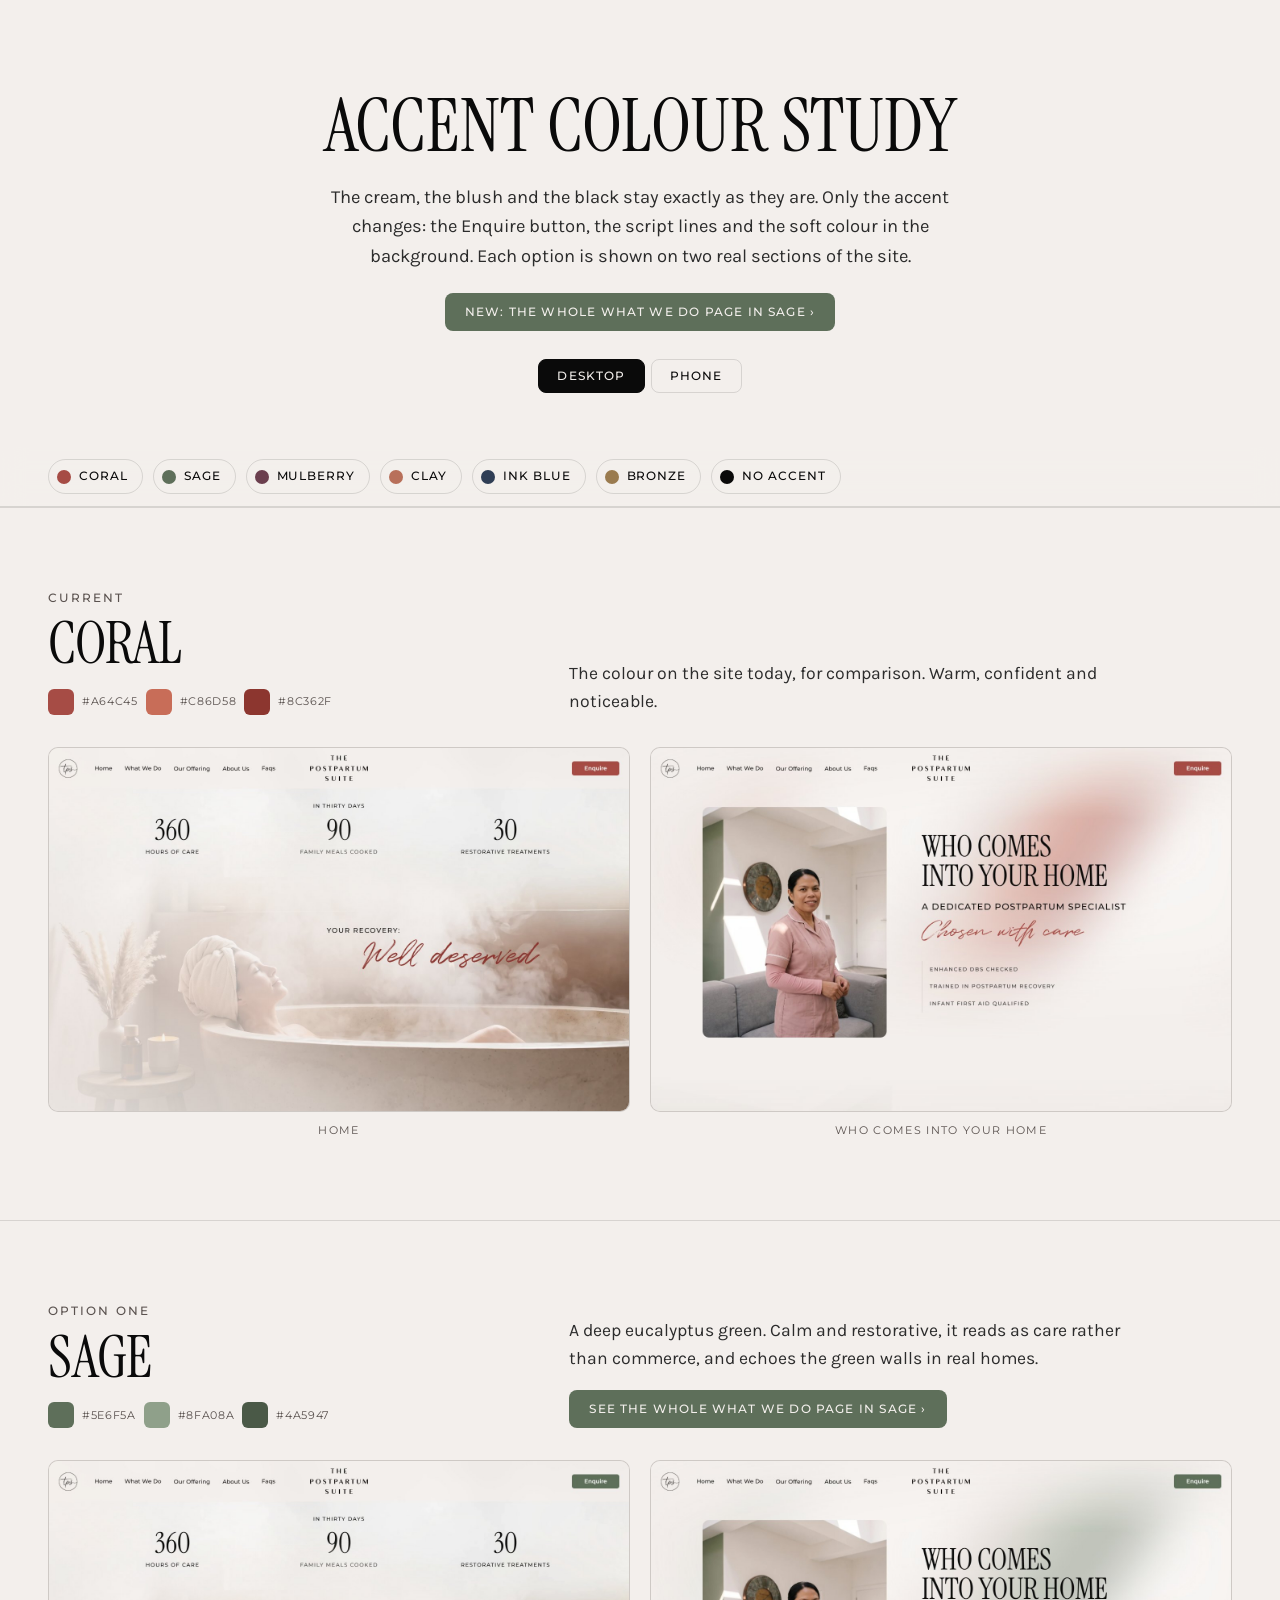
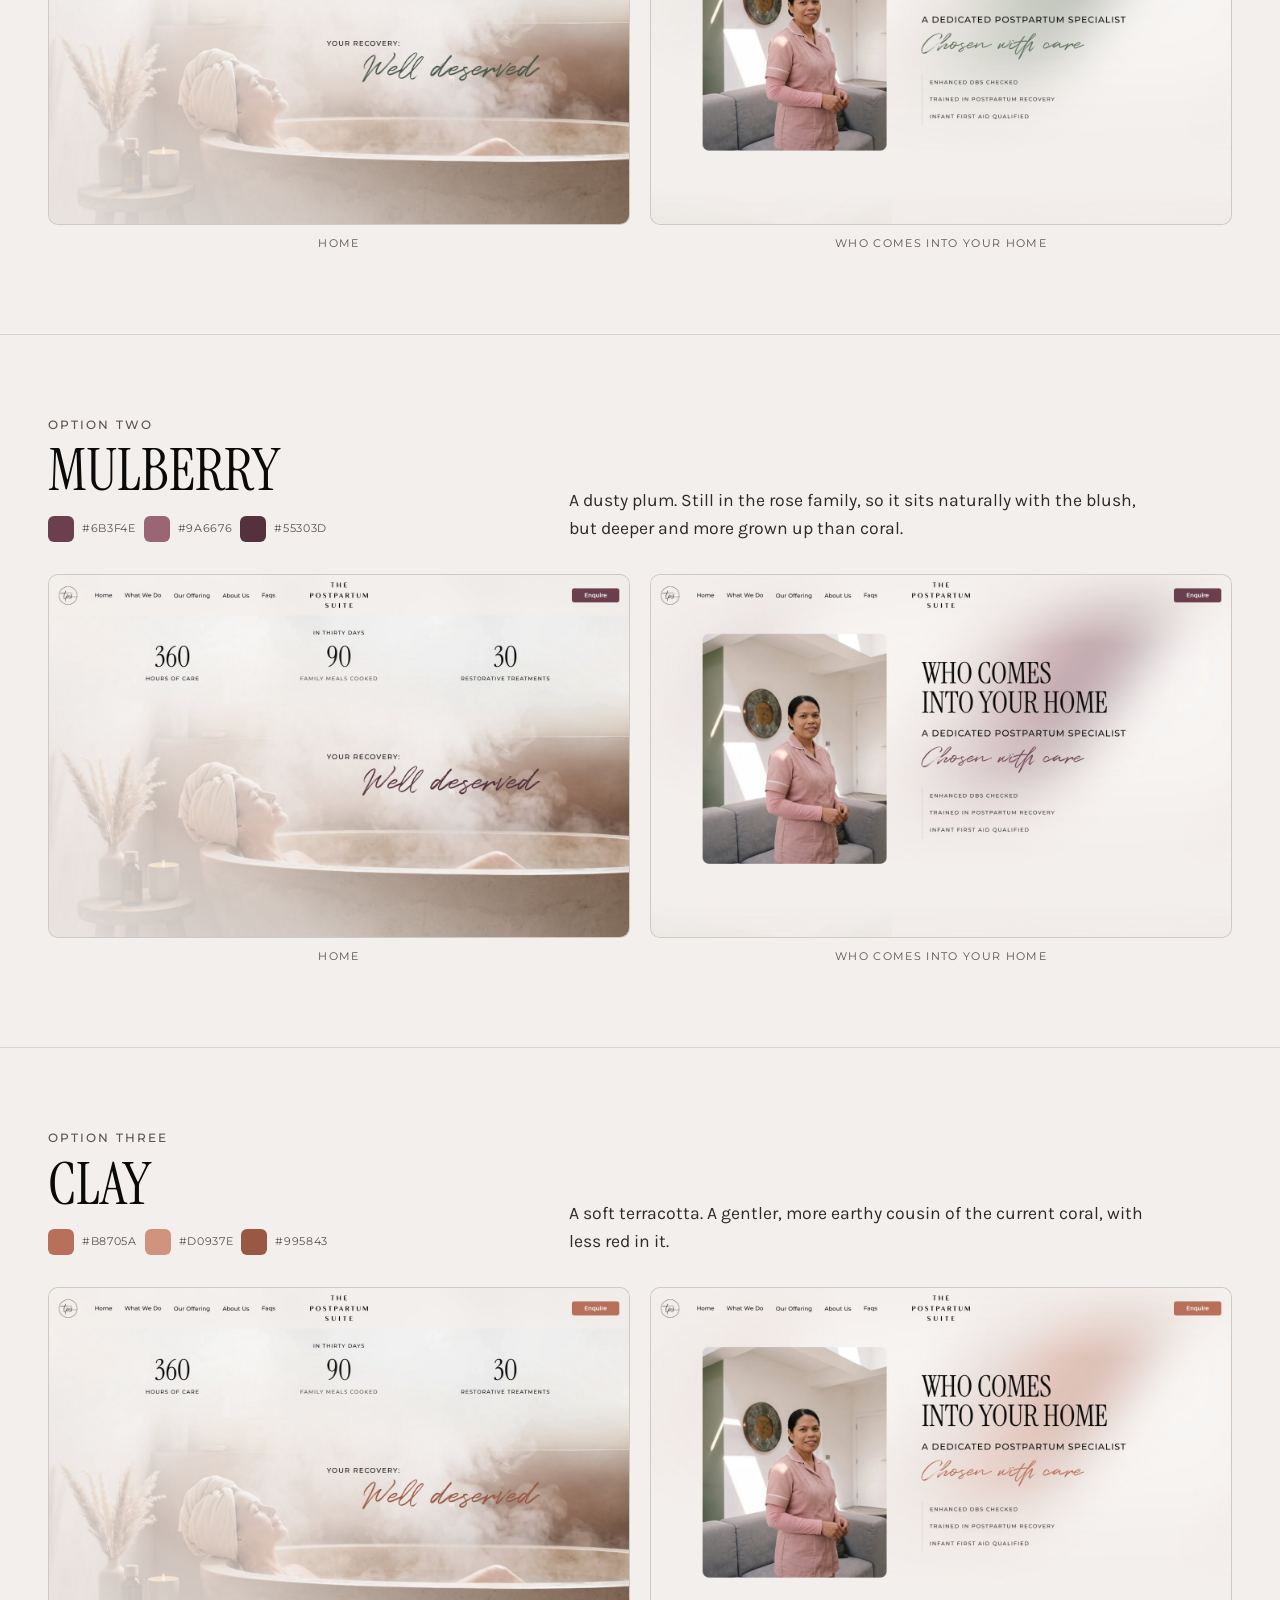
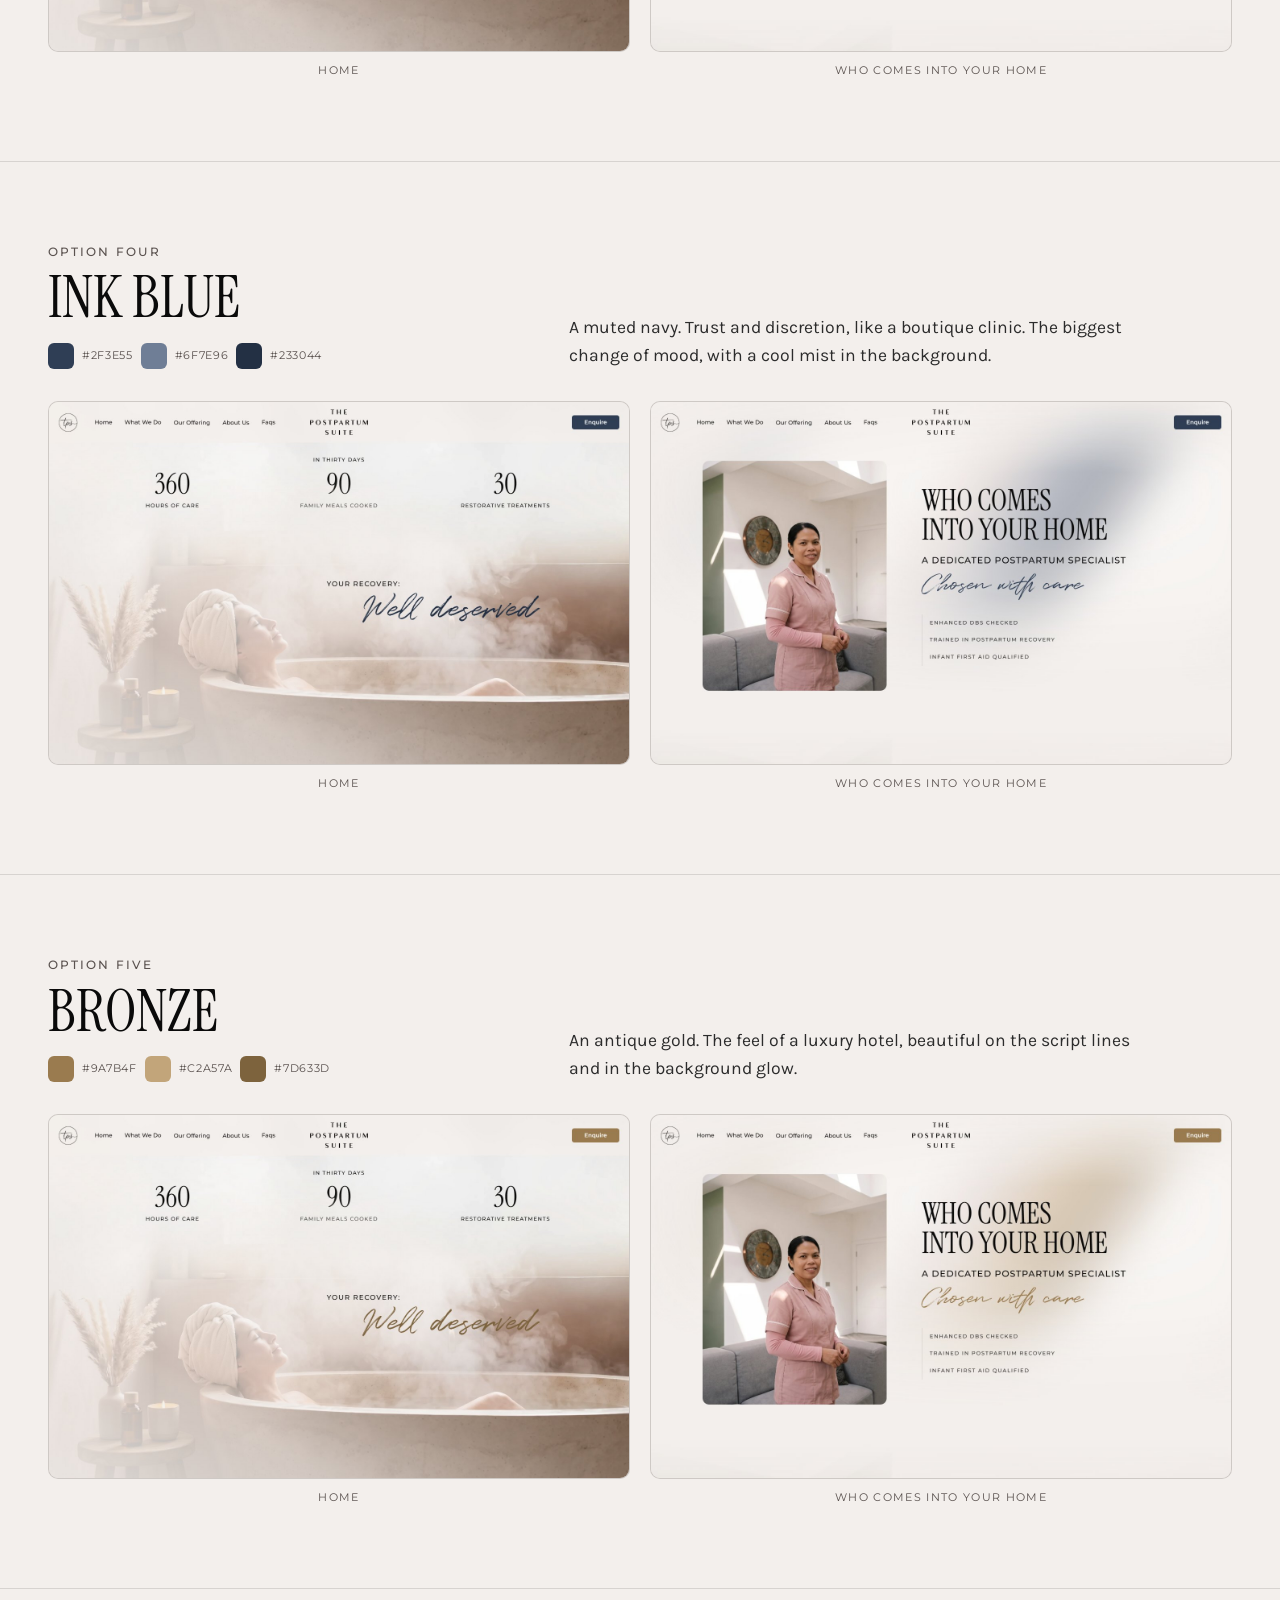
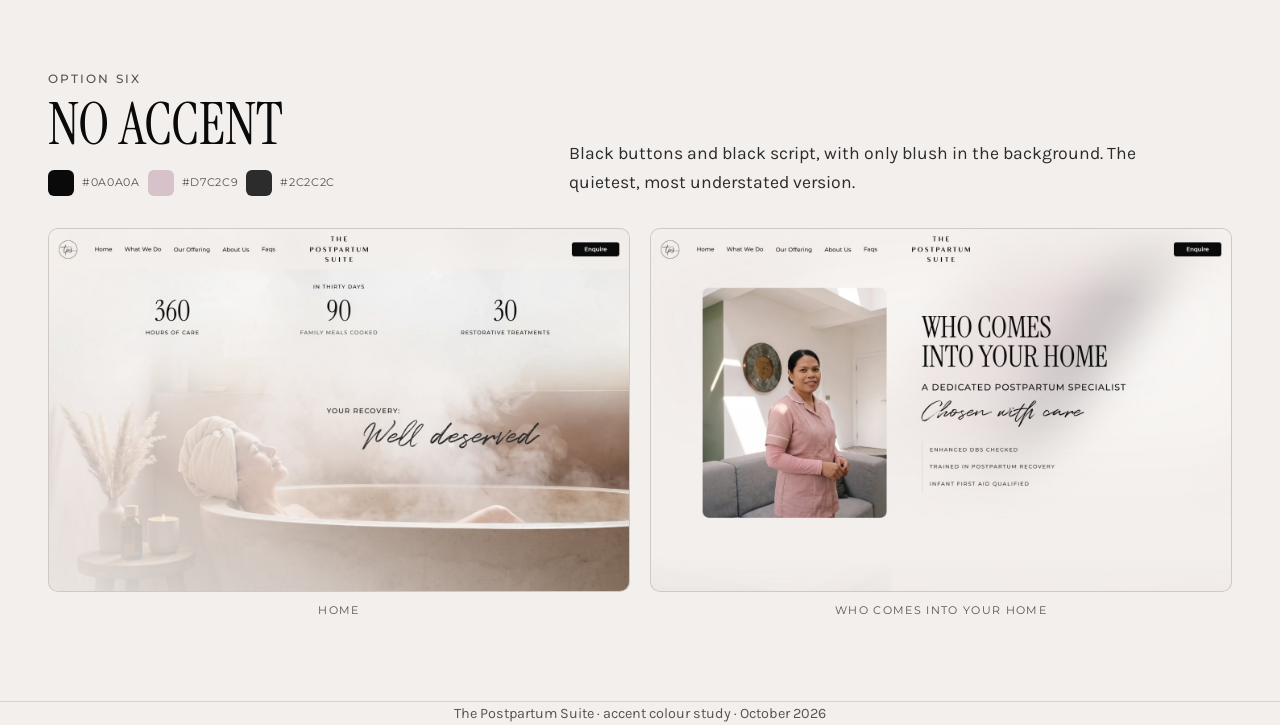
<file: index.html>
<!doctype html>
<html lang="en">
<head>
<meta charset="utf-8" />
<meta name="viewport" content="width=device-width, initial-scale=1" />
<meta name="robots" content="noindex, nofollow" />
<title>Accent Colour Study · The Postpartum Suite</title>
<meta name="color-scheme" content="light only" />
<link rel="preconnect" href="https://fonts.googleapis.com" />
<link rel="preconnect" href="https://fonts.gstatic.com" crossorigin />
<link rel="stylesheet" href="https://fonts.googleapis.com/css2?family=Instrument+Serif&family=Montserrat:wght@400;500;600&family=Karla:wght@400;500&display=swap" />
<style>
  :root {
    --canvas: #F3EFEC; --ink: #0A0A0A; --ink-soft: #2C2C2C; --ink-mute: #5A524F;
    --hair: rgba(10, 10, 10, .12); --gutter: 24px;
  }
  @media (min-width: 900px) { :root { --gutter: 48px; } }
  * { box-sizing: border-box; }
  html { scroll-behavior: smooth; }
  body { margin: 0; background: var(--canvas); color: var(--ink-soft); font-family: Karla, system-ui, sans-serif; line-height: 1.6; }
  img { display: block; max-width: 100%; }
  .wrap { max-width: 1280px; margin: 0 auto; padding: 0 var(--gutter); }

  header.top { padding: clamp(56px, 10vh, 112px) 0 clamp(32px, 6vh, 64px); text-align: center; }
  .top h1 { margin: 0; font-family: "Instrument Serif", Georgia, serif; font-weight: 400; text-transform: uppercase; font-size: clamp(2.4rem, 6vw, 4.6rem); line-height: 1; color: var(--ink); }
  .top p { max-width: 60ch; margin: 1.2rem auto 0; font-size: clamp(1rem, .95rem + .3vw, 1.15rem); }

  nav.jump { position: sticky; top: 0; z-index: 5; background: rgba(243, 239, 236, .88); backdrop-filter: blur(12px); -webkit-backdrop-filter: blur(12px); border-bottom: 1px solid var(--hair); }
  nav.jump ul { list-style: none; margin: 0 auto; padding: 12px var(--gutter); max-width: 1280px; display: flex; gap: 10px; overflow-x: auto; scrollbar-width: none; }
  nav.jump ul::-webkit-scrollbar { display: none; }
  nav.jump a { display: flex; align-items: center; gap: 8px; white-space: nowrap; padding: 7px 14px 7px 8px; border: 1px solid var(--hair); border-radius: 999px; font-family: Montserrat, sans-serif; font-size: .74rem; font-weight: 500; letter-spacing: .08em; text-transform: uppercase; color: var(--ink); text-decoration: none; }
  nav.jump a:hover { background: #fff; }
  .dot { width: 14px; height: 14px; border-radius: 50%; flex: none; }

  .view { display: flex; justify-content: center; gap: 6px; margin: 28px 0 0; }
  .view button { font: 500 .74rem Montserrat, sans-serif; letter-spacing: .1em; text-transform: uppercase; padding: 9px 18px; border-radius: 8px; border: 1px solid var(--hair); background: transparent; color: var(--ink); cursor: pointer; }
  .view button[aria-pressed="true"] { background: var(--ink); color: var(--canvas); border-color: var(--ink); }

  section.pal { padding: clamp(56px, 9vh, 96px) 0; border-top: 1px solid var(--hair); scroll-margin-top: 60px; }
  .pal__head { display: grid; grid-template-columns: minmax(0, 1fr); gap: 18px; margin-bottom: 32px; }
  @media (min-width: 900px) { .pal__head { grid-template-columns: minmax(0, 5fr) minmax(0, 7fr); align-items: end; gap: 48px; } }
  .pal__num { font-family: Montserrat, sans-serif; font-size: .72rem; font-weight: 500; letter-spacing: .18em; text-transform: uppercase; color: var(--ink-mute); margin: 0 0 .5rem; }
  .pal h2 { margin: 0; font-family: "Instrument Serif", Georgia, serif; font-weight: 400; text-transform: uppercase; font-size: clamp(2.2rem, 4.6vw, 3.6rem); line-height: 1; color: var(--ink); }
  .pal__desc { margin: 0; max-width: 58ch; font-size: clamp(1rem, .96rem + .2vw, 1.1rem); }
  .chips { display: flex; gap: 8px; margin-top: 16px; flex-wrap: wrap; }
  .chip { display: flex; align-items: center; gap: 8px; font-family: Montserrat, sans-serif; font-size: .7rem; letter-spacing: .06em; color: var(--ink-mute); }
  .chip i { width: 26px; height: 26px; border-radius: 6px; display: block; }

  .shots { display: grid; gap: 20px; }
  .shots--desk { grid-template-columns: minmax(0, 1fr); }
  @media (min-width: 900px) { .shots--desk { grid-template-columns: repeat(2, minmax(0, 1fr)); } }
  .shots--phone { grid-template-columns: repeat(2, minmax(0, 260px)); justify-content: center; gap: 24px; }
  figure { margin: 0; }
  figure img { width: 100%; border-radius: 10px; border: 1px solid var(--hair); background: #e9e3df; }
  figcaption { margin-top: 10px; font-family: Montserrat, sans-serif; font-size: .7rem; letter-spacing: .12em; text-transform: uppercase; color: var(--ink-mute); text-align: center; }
  body[data-view="desktop"] .shots--phone, body[data-view="phone"] .shots--desk { display: none; }

  figure img { cursor: zoom-in; }
  .full { display: inline-block; margin-top: 18px; padding: 12px 20px; border-radius: 8px; background: #5E6F5A; color: #F3EFEC; text-decoration: none; font: 500 .74rem Montserrat, sans-serif; letter-spacing: .1em; text-transform: uppercase; }
  .full:hover { background: #4A5947; }
  .top .full { margin-top: 22px; }

  /* Full screen view: tap an image, Back (or Esc, or Close) returns to the page.
     The arrows step through the options on the same section. */
  .lb { position: fixed; inset: 0; z-index: 50; background: #1b1918; display: none; flex-direction: column; }
  .lb.is-open { display: flex; }
  .lb__bar { flex: none; display: flex; align-items: center; gap: 10px; padding: 10px 12px; background: #1b1918; color: #F3EFEC; font-family: Montserrat, sans-serif; font-size: .72rem; letter-spacing: .1em; text-transform: uppercase; }
  .lb__cap { flex: 1; min-width: 0; text-align: center; overflow: hidden; text-overflow: ellipsis; white-space: nowrap; }
  .lb__btn { flex: none; font: 500 .72rem Montserrat, sans-serif; letter-spacing: .1em; text-transform: uppercase; color: #0A0A0A; background: #F3EFEC; border: 0; border-radius: 8px; padding: 10px 14px; cursor: pointer; }
  .lb__nav { flex: none; width: 40px; height: 40px; border-radius: 50%; border: 1px solid rgba(243,239,236,.35); background: transparent; color: #F3EFEC; font-size: 1.3rem; line-height: 1; cursor: pointer; }
  .lb__stage { flex: 1; min-height: 0; position: relative; }
  .lb__img { position: absolute; inset: 0; width: 100%; height: 100%; object-fit: contain; }
  body.lb-open { overflow: hidden; }

  footer { padding: 64px 0 88px; text-align: center; font-size: .9rem; color: var(--ink-mute); border-top: 1px solid var(--hair); }
</style>
</head>
<body data-view="desktop">

<header class="top wrap">
  <h1>Accent Colour Study</h1>
  <p>The cream, the blush and the black stay exactly as they are. Only the accent changes: the Enquire button, the script lines and the soft colour in the background. Each option is shown on two real sections of the site.</p>
  <a class="full" href="what-we-do-sage/">New: the whole What We Do page in Sage &#8250;</a>
  <div class="view" role="group" aria-label="Show">
    <button type="button" data-view-btn="desktop" aria-pressed="true">Desktop</button>
    <button type="button" data-view-btn="phone" aria-pressed="false">Phone</button>
  </div>
</header>

<nav class="jump" aria-label="Palettes">
  <ul id="jump"></ul>
</nav>

<main id="palettes"></main>

<footer class="wrap">The Postpartum Suite · accent colour study · October 2026</footer>

<div class="lb" id="lb" role="dialog" aria-modal="true" aria-label="Full screen view">
  <div class="lb__bar">
    <button class="lb__nav" type="button" id="lb-prev" aria-label="Previous option">&#8249;</button>
    <span class="lb__cap" id="lb-cap"></span>
    <button class="lb__nav" type="button" id="lb-next" aria-label="Next option">&#8250;</button>
    <button class="lb__btn" type="button" id="lb-close">Back</button>
  </div>
  <div class="lb__stage"><img class="lb__img" id="lb-img" alt="" /></div>
</div>

<script>
  var PALETTES = [
    { id: 'current', name: 'Coral', label: 'Current', hex: ['#A64C45', '#C86D58', '#8C362F'],
      desc: 'The colour on the site today, for comparison. Warm, confident and noticeable.' },
    { id: 'sage', name: 'Sage', label: 'Option one', full: 'what-we-do-sage/', hex: ['#5E6F5A', '#8FA08A', '#4A5947'],
      desc: 'A deep eucalyptus green. Calm and restorative, it reads as care rather than commerce, and echoes the green walls in real homes.' },
    { id: 'mulberry', name: 'Mulberry', label: 'Option two', hex: ['#6B3F4E', '#9A6676', '#55303D'],
      desc: 'A dusty plum. Still in the rose family, so it sits naturally with the blush, but deeper and more grown up than coral.' },
    { id: 'clay', name: 'Clay', label: 'Option three', hex: ['#B8705A', '#D0937E', '#995843'],
      desc: 'A soft terracotta. A gentler, more earthy cousin of the current coral, with less red in it.' },
    { id: 'ink', name: 'Ink Blue', label: 'Option four', hex: ['#2F3E55', '#6F7E96', '#233044'],
      desc: 'A muted navy. Trust and discretion, like a boutique clinic. The biggest change of mood, with a cool mist in the background.' },
    { id: 'bronze', name: 'Bronze', label: 'Option five', hex: ['#9A7B4F', '#C2A57A', '#7D633D'],
      desc: 'An antique gold. The feel of a luxury hotel, beautiful on the script lines and in the background glow.' },
    { id: 'none', name: 'No Accent', label: 'Option six', hex: ['#0A0A0A', '#D7C2C9', '#2C2C2C'],
      desc: 'Black buttons and black script, with only blush in the background. The quietest, most understated version.' }
  ];
  var main = document.getElementById('palettes'), jump = document.getElementById('jump');
  PALETTES.forEach(function (p) {
    var li = document.createElement('li');
    li.innerHTML = '<a href="#' + p.id + '"><span class="dot" style="background:' + p.hex[0] + '"></span>' + p.name + '</a>';
    jump.appendChild(li);
    var s = document.createElement('section');
    s.className = 'pal'; s.id = p.id;
    var img = function (scene, w, cap) {
      return '<figure><img src="img/' + scene + '-' + p.id + '-' + w + '.jpg" alt="' + cap + ', ' + p.name + ' accent" loading="lazy" decoding="async" /><figcaption>' + cap + '</figcaption></figure>';
    };
    s.innerHTML =
      '<div class="wrap">' +
        '<div class="pal__head">' +
          '<div><p class="pal__num">' + p.label + '</p><h2>' + p.name + '</h2>' +
            '<div class="chips">' + p.hex.map(function (h) { return '<span class="chip"><i style="background:' + h + '"></i>' + h + '</span>'; }).join('') + '</div></div>' +
          '<div><p class="pal__desc">' + p.desc + '</p>' + (p.full ? '<a class="full" href="' + p.full + '">See the whole What We Do page in ' + p.name + ' &#8250;</a>' : '') + '</div>' +
        '</div>' +
        '<div class="shots shots--desk">' + img('home', 1440, 'Home') + img('who', 1440, 'Who Comes Into Your Home') + '</div>' +
        '<div class="shots shots--phone">' + img('home', 390, 'Home') + img('who', 390, 'Who Comes Into Your Home') + '</div>' +
      '</div>';
    main.appendChild(s);
  });
  // Full screen view. Opening adds a history entry, so the phone or browser
  // Back button closes it and returns to the same place on the page.
  var lb = document.getElementById('lb'), lbImg = document.getElementById('lb-img'), lbCap = document.getElementById('lb-cap');
  var cur = null; // { i: palette index, scene, w }
  function show() {
    var p = PALETTES[cur.i];
    lbImg.src = 'img/' + cur.scene + '-' + p.id + '-' + cur.w + '.jpg';
    lbImg.alt = (cur.scene === 'home' ? 'Home' : 'Who Comes Into Your Home') + ', ' + p.name + ' accent';
    lbCap.textContent = p.name + ' · ' + (cur.scene === 'home' ? 'Home' : 'Who Comes Into Your Home') + ' · ' + (cur.w === '1440' ? 'Desktop' : 'Phone');
  }
  function open(i, scene, w) {
    cur = { i: i, scene: scene, w: w }; show();
    lb.classList.add('is-open'); document.body.classList.add('lb-open');
    history.pushState({ lb: true }, '');
  }
  function closeView() { lb.classList.remove('is-open'); document.body.classList.remove('lb-open'); cur = null; }
  function step(d) { if (!cur) return; cur.i = (cur.i + d + PALETTES.length) % PALETTES.length; show(); }
  main.addEventListener('click', function (e) {
    var img = e.target.closest('figure img'); if (!img) return;
    var m = img.getAttribute('src').match(/img\/(home|who)-(\w+)-(\d+)\.jpg/); if (!m) return;
    var i = PALETTES.findIndex(function (p) { return p.id === m[2]; });
    open(i, m[1], m[3]);
  });
  document.getElementById('lb-close').addEventListener('click', function () { history.back(); });
  document.getElementById('lb-prev').addEventListener('click', function () { step(-1); });
  document.getElementById('lb-next').addEventListener('click', function () { step(1); });
  window.addEventListener('popstate', function () { if (cur) closeView(); });
  document.addEventListener('keydown', function (e) {
    if (!cur) return;
    if (e.key === 'Escape') history.back();
    if (e.key === 'ArrowLeft') step(-1);
    if (e.key === 'ArrowRight') step(1);
  });
  // Swipe between options on a phone.
  var sx = null;
  lb.addEventListener('touchstart', function (e) { sx = e.touches[0].clientX; }, { passive: true });
  lb.addEventListener('touchend', function (e) { if (sx === null) return; var dx = e.changedTouches[0].clientX - sx; if (Math.abs(dx) > 50) step(dx < 0 ? 1 : -1); sx = null; });

  [].forEach.call(document.querySelectorAll('[data-view-btn]'), function (b) {
    b.addEventListener('click', function () {
      document.body.setAttribute('data-view', b.getAttribute('data-view-btn'));
      [].forEach.call(document.querySelectorAll('[data-view-btn]'), function (o) { o.setAttribute('aria-pressed', String(o === b)); });
    });
  });
</script>
</body>
</html>
</file>
